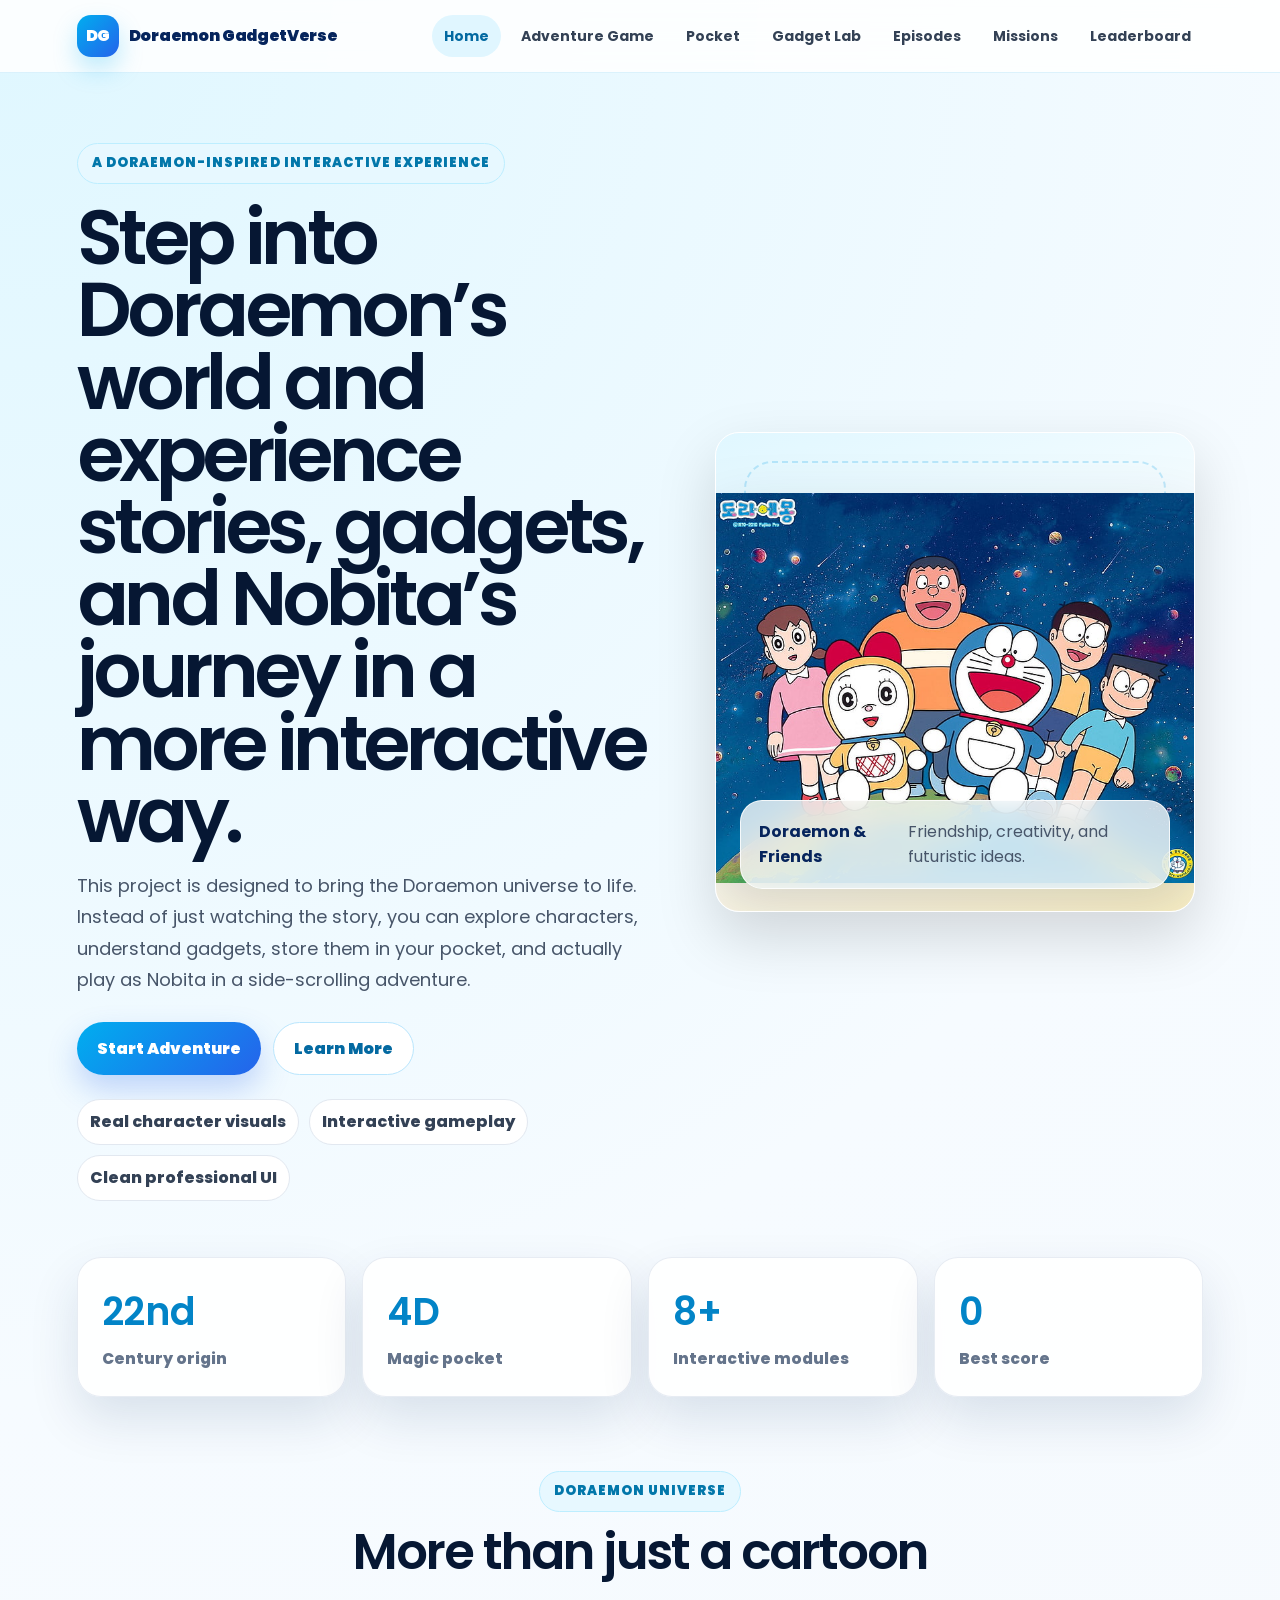
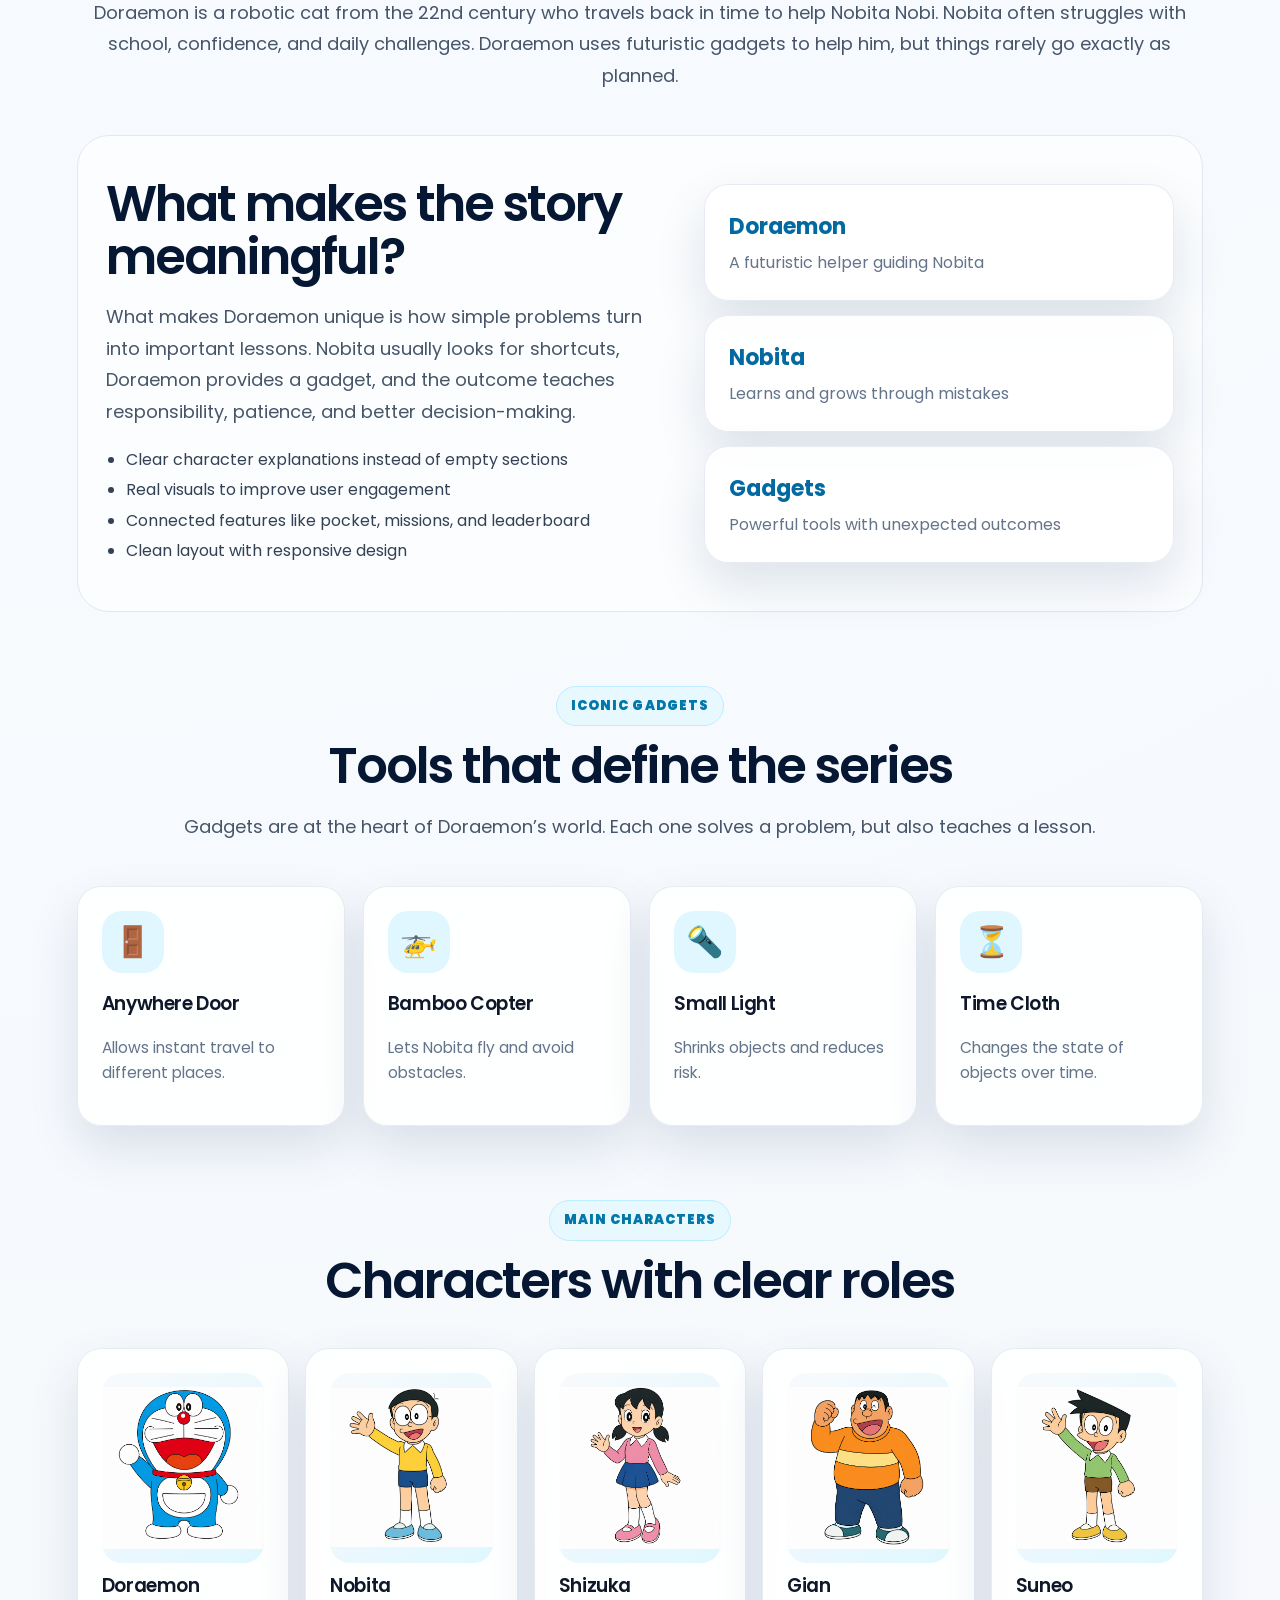
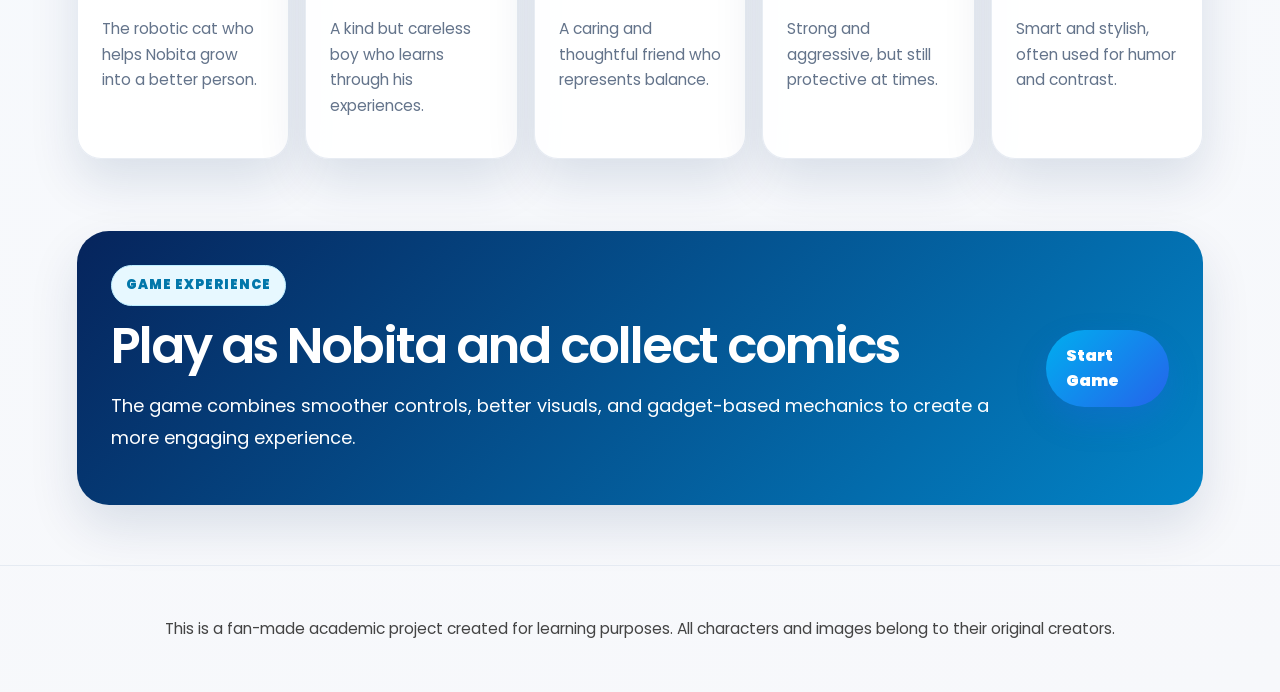
<file: index.html>
<!doctype html>
<html lang="en">
<head>
  <meta charset="UTF-8" />
  <meta name="viewport" content="width=device-width, initial-scale=1.0"/>
  <title>Doraemon GadgetVerse</title>

  <!-- Google Font -->
  <link href="https://fonts.googleapis.com/css2?family=Poppins:wght@300;400;600;700&display=swap" rel="stylesheet">

  <link rel="stylesheet" href="css/style.css"/>

  <style>
    body {
      font-family: 'Poppins', sans-serif;
      line-height: 1.6;
    }

    h1, h2, h3 {
      font-weight: 600;
      letter-spacing: -0.4px;
    }

    p {
      color: #444;
      font-size: 15.5px;
    }

    .hero-art {
      display: flex;
      justify-content: center;
      align-items: center;
    }

    .image-card {
      position: relative;
      width: 100%;
      max-width: 480px;
      border-radius: 24px;
      overflow: hidden;
      box-shadow: 0 25px 60px rgba(0, 0, 0, 0.15);
    }

    .image-card img {
      width: 100%;
      height: 100%;
      object-fit: cover;
      transition: transform 0.4s ease;
    }

    .image-card:hover img {
      transform: scale(1.05);
    }
  </style>
</head>

<body>

<header class="navbar">
  <a class="brand" href="index.html">
    <span class="brand-badge">DG</span>
    <span>Doraemon GadgetVerse</span>
  </a>

  <button id="menuBtn" class="menu-btn">☰</button>

  <nav id="navLinks">
    <a href="index.html">Home</a>
    <a href="game.html">Adventure Game</a>
    <a href="pocket.html">Pocket</a>
    <a href="lab.html">Gadget Lab</a>
    <a href="episodes.html">Episodes</a>
    <a href="missions.html">Missions</a>
    <a href="leaderboard.html">Leaderboard</a>
  </nav>
</header>

<main>

<!-- HERO -->
<section class="hero pro-hero">
  <div class="hero-copy">
    <span class="pill">A Doraemon-inspired interactive experience</span>

    <h1>
      Step into Doraemon’s world and experience stories, gadgets,
      and Nobita’s journey in a more interactive way.
    </h1>

    <p>
      This project is designed to bring the Doraemon universe to life.
      Instead of just watching the story, you can explore characters,
      understand gadgets, store them in your pocket, and actually
      play as Nobita in a side-scrolling adventure.
    </p>

    <div class="hero-actions">
      <a class="btn primary" href="game.html">Start Adventure</a>
      <a class="btn ghost" href="#world">Learn More</a>
    </div>

    <div class="hero-mini">
      <span>Real character visuals</span>
      <span>Interactive gameplay</span>
      <span>Clean professional UI</span>
    </div>
  </div>

  <div class="hero-art">
    <div class="image-card">
      <img src="dg.jpg" alt="Doraemon and Nobita">
      <div class="glass-caption">
        <strong>Doraemon & Friends</strong>
        <span>Friendship, creativity, and futuristic ideas.</span>
      </div>
    </div>
  </div>
</section>

<!-- STATS -->
<section class="dashboard-strip">
  <article><h3>22nd</h3><p>Century origin</p></article>
  <article><h3>4D</h3><p>Magic pocket</p></article>
  <article><h3>8+</h3><p>Interactive modules</p></article>
  <article><h3 id="statBest">0</h3><p>Best score</p></article>
</section>

<!-- INTRO -->
<section class="section-head" id="world">
  <span class="pill">Doraemon Universe</span>
  <h2>More than just a cartoon</h2>
  <p>
    Doraemon is a robotic cat from the 22nd century who travels
    back in time to help Nobita Nobi. Nobita often struggles with
    school, confidence, and daily challenges. Doraemon uses futuristic
    gadgets to help him, but things rarely go exactly as planned.
  </p>
</section>

<!-- STORY -->
<section class="split-panel">
  <div>
    <h2>What makes the story meaningful?</h2>
    <p>
      What makes Doraemon unique is how simple problems turn into
      important lessons. Nobita usually looks for shortcuts,
      Doraemon provides a gadget, and the outcome teaches responsibility,
      patience, and better decision-making.
    </p>

    <ul class="check-list">
      <li>Clear character explanations instead of empty sections</li>
      <li>Real visuals to improve user engagement</li>
      <li>Connected features like pocket, missions, and leaderboard</li>
      <li>Clean layout with responsive design</li>
    </ul>
  </div>

  <div class="info-stack">
    <div><b>Doraemon</b><span>A futuristic helper guiding Nobita</span></div>
    <div><b>Nobita</b><span>Learns and grows through mistakes</span></div>
    <div><b>Gadgets</b><span>Powerful tools with unexpected outcomes</span></div>
  </div>
</section>

<!-- GADGETS -->
<section class="section-head">
  <span class="pill">Iconic gadgets</span>
  <h2>Tools that define the series</h2>
  <p>
    Gadgets are at the heart of Doraemon’s world. Each one solves a problem,
    but also teaches a lesson.
  </p>
</section>

<section class="feature-grid detailed">
  <article class="feature-card">
    <div class="icon-bubble">🚪</div>
    <h3>Anywhere Door</h3>
    <p>Allows instant travel to different places.</p>
  </article>

  <article class="feature-card">
    <div class="icon-bubble">🚁</div>
    <h3>Bamboo Copter</h3>
    <p>Lets Nobita fly and avoid obstacles.</p>
  </article>

  <article class="feature-card">
    <div class="icon-bubble">🔦</div>
    <h3>Small Light</h3>
    <p>Shrinks objects and reduces risk.</p>
  </article>

  <article class="feature-card">
    <div class="icon-bubble">⏳</div>
    <h3>Time Cloth</h3>
    <p>Changes the state of objects over time.</p>
  </article>
</section>

<!-- CHARACTERS -->
<section class="section-head">
  <span class="pill">Main characters</span>
  <h2>Characters with clear roles</h2>
</section>

<section class="character-grid">
  <article>
    <img src="doraemon.png" alt="Doraemon">
    <h3>Doraemon</h3>
    <p>The robotic cat who helps Nobita grow into a better person.</p>
  </article>

  <article>
    <img src="nobita.png" alt="Nobita">
    <h3>Nobita</h3>
    <p>A kind but careless boy who learns through his experiences.</p>
  </article>

  <article>
    <img src="shizuka.png" alt="">
    <h3>Shizuka</h3>
    <p>A caring and thoughtful friend who represents balance.</p>
  </article>

  <article>
    <img src="gian.png" alt="">
    <h3>Gian</h3>
    <p>Strong and aggressive, but still protective at times.</p>
  </article>

  <article>
    <img src="sunio.png" alt="">
    <h3>Suneo</h3>
    <p>Smart and stylish, often used for humor and contrast.</p>
  </article>
</section>

<!-- CTA -->
<section class="cta-panel">
  <div>
    <span class="pill">Game Experience</span>
    <h2>Play as Nobita and collect comics</h2>
    <p>
      The game combines smoother controls, better visuals, and gadget-based
      mechanics to create a more engaging experience.
    </p>
  </div>

  <a class="btn primary" href="game.html">Start Game</a>
</section>

</main>

<footer>
  <p>
    This is a fan-made academic project created for learning purposes.
    All characters and images belong to their original creators.
  </p>
</footer>

<script src="js/storage.js"></script>
<script src="js/app.js"></script>

</body>
</html>
</file>
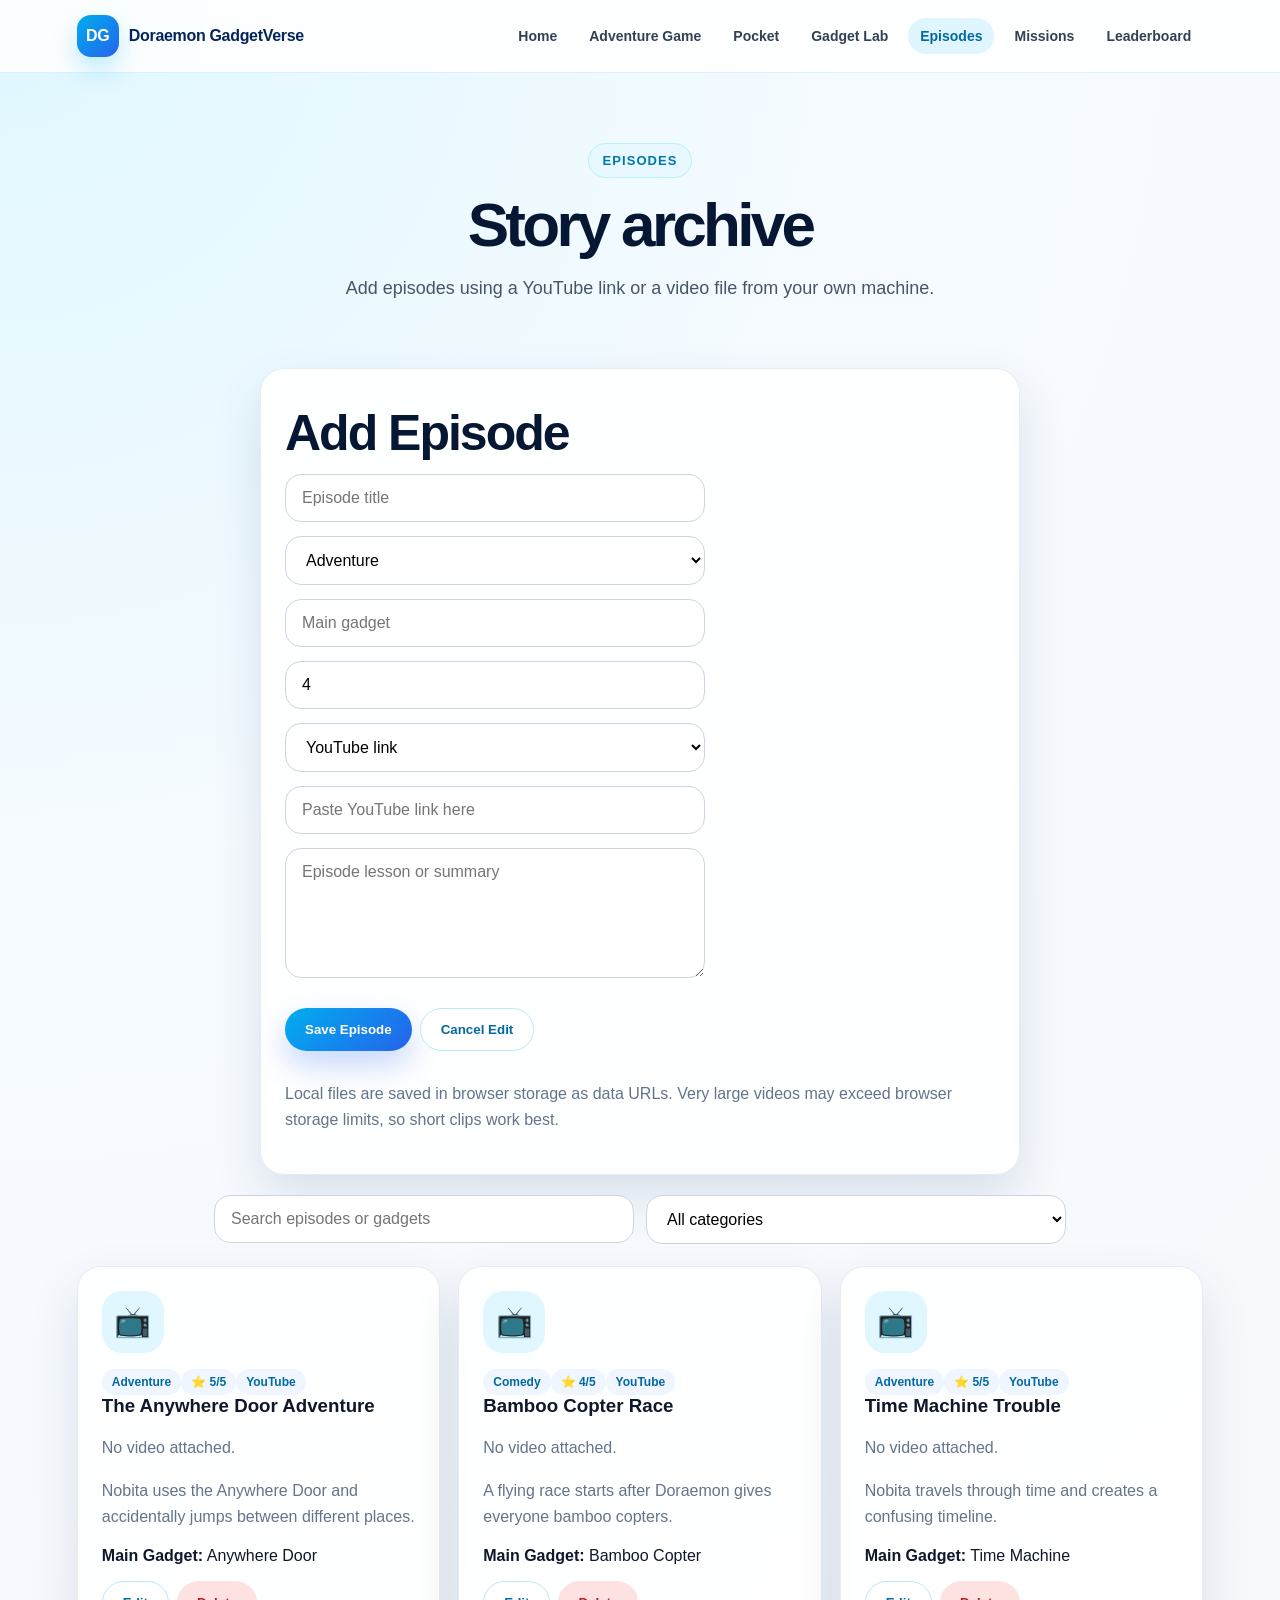
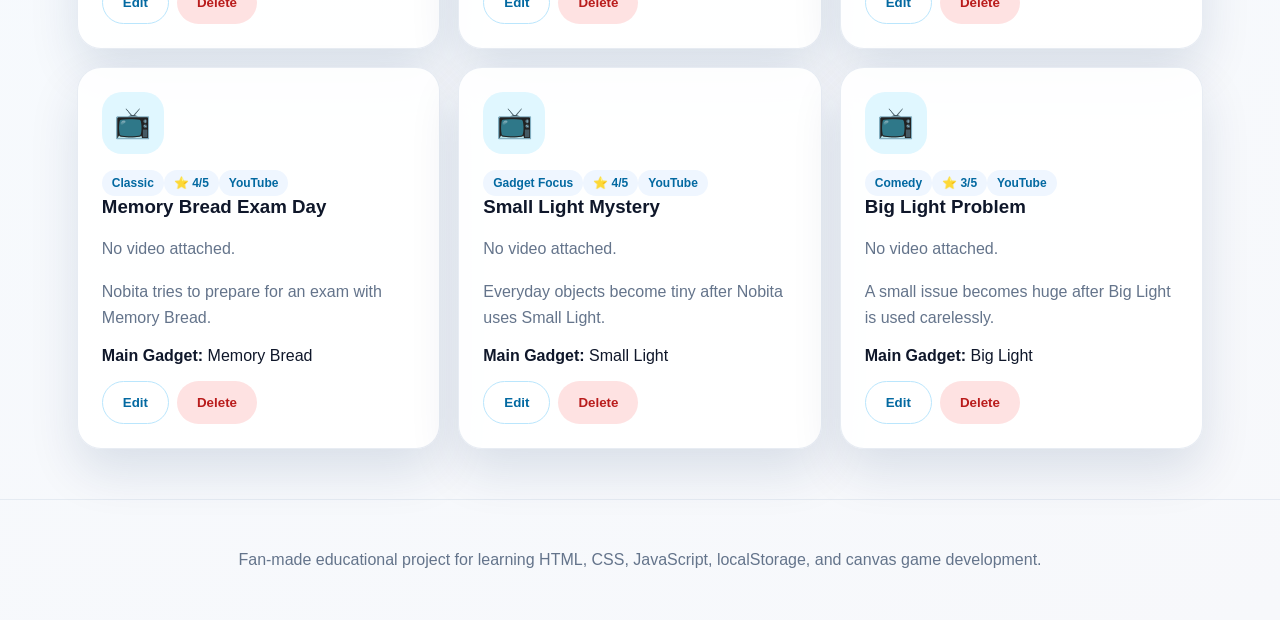
<file: episodes.html>
<!doctype html>
<html lang="en">
  <head>
    <meta charset="UTF-8" />
    <meta name="viewport" content="width=device-width, initial-scale=1.0" />
    <title>Episodes | Doraemon GadgetVerse</title>
    <link rel="stylesheet" href="css/style.css" />
  </head>
  <body>
    <header class="navbar">
      <a class="brand" href="index.html"
        ><span class="brand-badge">DG</span><span>Doraemon GadgetVerse</span></a
      ><button class="menu-btn" id="menuBtn">☰</button>
      <nav id="navLinks">
        <a href="index.html">Home</a><a href="game.html">Adventure Game</a
        ><a href="pocket.html">Pocket</a><a href="lab.html">Gadget Lab</a
        ><a href="episodes.html">Episodes</a><a href="missions.html">Missions</a
        ><a href="leaderboard.html">Leaderboard</a>
      </nav>
    </header>
    <main>
      <section class="page-hero compact">
        <span class="pill">Episodes</span>
        <h1>Story archive</h1>
        <p>
          Add episodes using a YouTube link or a video file from your own
          machine.
        </p>
      </section>
      <section class="form-panel">
        <h2 id="episodeFormTitle">Add Episode</h2>
        <form id="episodeForm" class="pro-form">
          <input type="hidden" id="episodeId" /><input
            id="episodeTitle"
            placeholder="Episode title"
            required
          /><select id="episodeCategory">
            <option>Adventure</option>
            <option>Comedy</option>
            <option>Lesson</option>
            <option>Classic</option>
            <option>Gadget Focus</option></select
          ><input id="episodeGadget" placeholder="Main gadget" required /><input
            id="episodeRating"
            type="number"
            min="1"
            max="5"
            value="4"
          /><select id="episodeSourceType">
            <option value="youtube">YouTube link</option>
            <option value="local">Local video file</option></select
          ><input
            id="episodeYoutube"
            placeholder="Paste YouTube link here"
          /><input id="episodeFile" type="file" accept="video/*" /><textarea
            id="episodeDesc"
            placeholder="Episode lesson or summary"
            required
          ></textarea>
          <div class="card-actions">
            <button class="btn primary" type="submit">Save Episode</button
            ><button class="btn ghost" id="cancelEdit" type="button">
              Cancel Edit
            </button>
          </div>
          <p class="muted">
            Local files are saved in browser storage as data URLs. Very large
            videos may exceed browser storage limits, so short clips work best.
          </p>
        </form>
      </section>
      <section class="toolbar">
        <input
          id="episodeSearch"
          placeholder="Search episodes or gadgets"
        /><select id="episodeFilter">
          <option value="all">All categories</option>
          <option>Adventure</option>
          <option>Comedy</option>
          <option>Lesson</option>
          <option>Classic</option>
          <option>Gadget Focus</option>
        </select>
      </section>
      <section class="card-grid" id="episodeGrid"></section>
    </main>
    <footer>
      <p>
        Fan-made educational project for learning HTML, CSS, JavaScript,
        localStorage, and canvas game development.
      </p>
    </footer>
    <script src="js/storage.js"></script>
    <script src="js/episodes.js"></script>
    <script src="js/app.js"></script>
  </body>
</html>
</file>
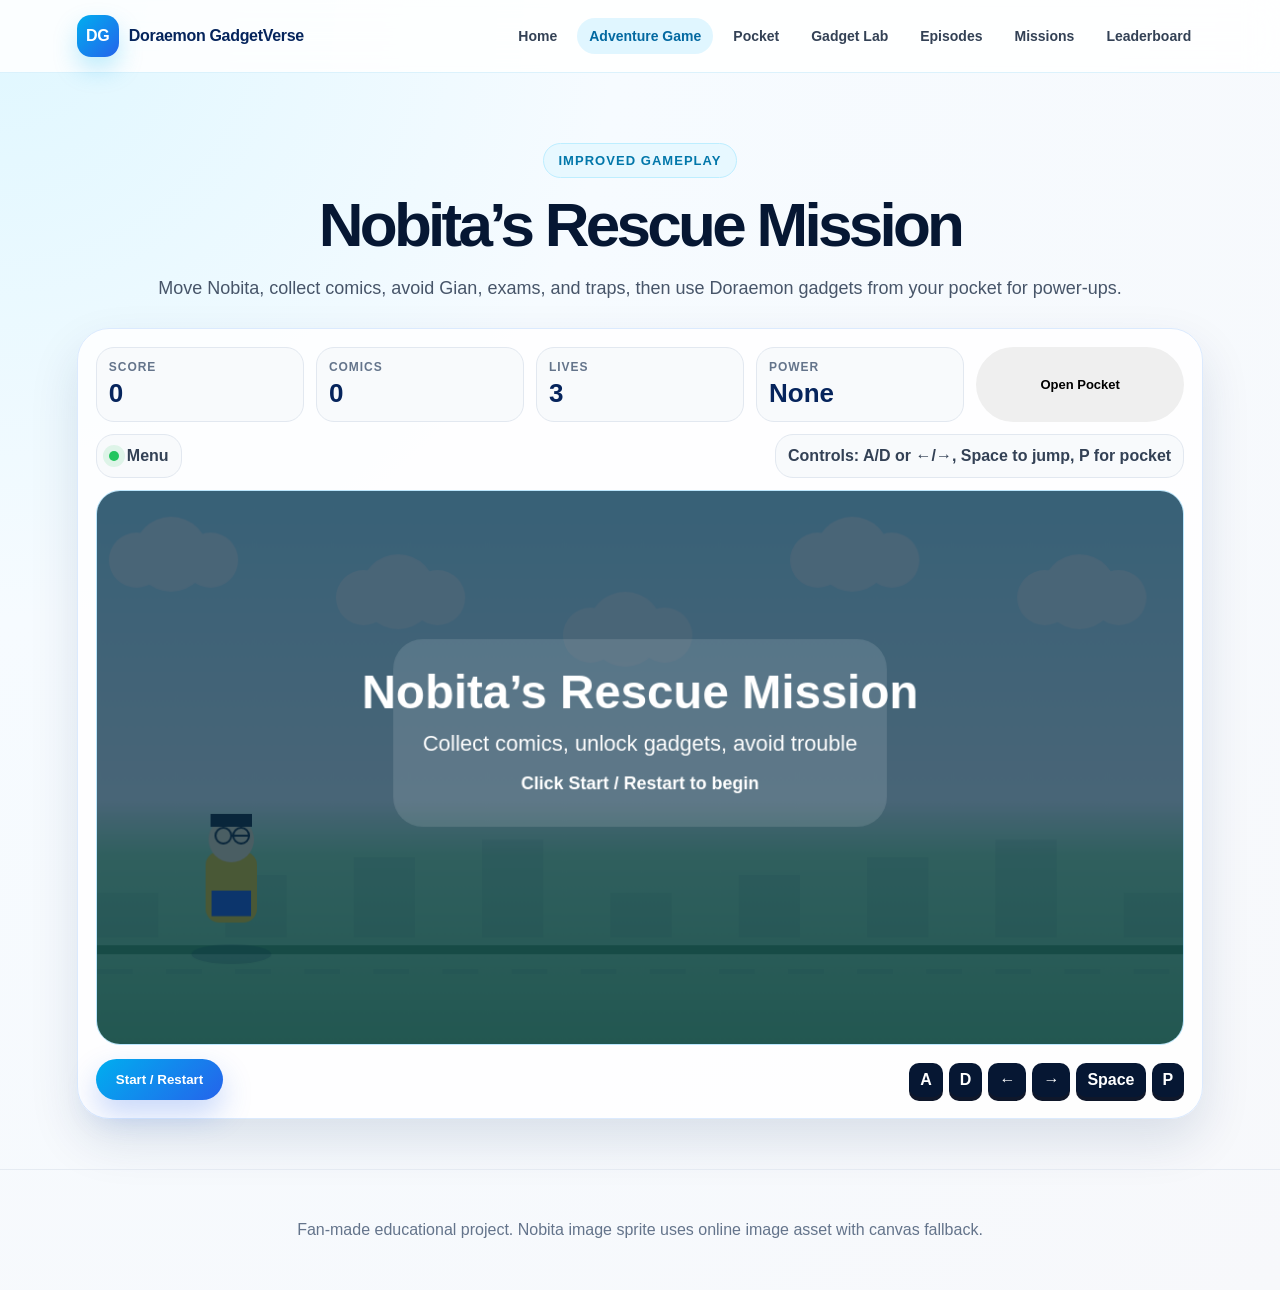
<file: game.html>
<!doctype html>
<html lang="en">
  <head>
    <meta charset="UTF-8" />
    <meta name="viewport" content="width=device-width, initial-scale=1.0" />
    <title>Adventure Game | Doraemon GadgetVerse</title>
    <link rel="stylesheet" href="css/style.css" />
    <link rel="stylesheet" href="css/game.css" />
  </head>
  <body>
    <header class="navbar">
      <a class="brand" href="index.html"
        ><span class="brand-badge">DG</span><span>Doraemon GadgetVerse</span></a
      ><button class="menu-btn" id="menuBtn">☰</button>
      <nav id="navLinks">
        <a href="index.html">Home</a><a href="game.html">Adventure Game</a
        ><a href="pocket.html">Pocket</a><a href="lab.html">Gadget Lab</a
        ><a href="episodes.html">Episodes</a><a href="missions.html">Missions</a
        ><a href="leaderboard.html">Leaderboard</a>
      </nav>
    </header>
    <main>
      <section class="page-hero compact game-hero">
        <span class="pill">Improved Gameplay</span>
        <h1>Nobita’s Rescue Mission</h1>
        <p>
          Move Nobita, collect comics, avoid Gian, exams, and traps, then use
          Doraemon gadgets from your pocket for power-ups.
        </p>
      </section>
      <section class="game-wrap">
        <div class="game-hud">
          <div><span>Score</span><strong id="score">0</strong></div>
          <div><span>Comics</span><strong id="comics">0</strong></div>
          <div><span>Lives</span><strong id="lives">3</strong></div>
          <div><span>Power</span><strong id="power">None</strong></div>
          <button class="btn mini" id="openPocket">Open Pocket</button>
        </div>
        <div class="game-status-bar">
          <span class="game-status-pill"
            ><span class="status-dot"></span
            ><span id="gameStateLabel">Menu</span></span
          ><span class="game-status-pill"
            >Controls: A/D or ←/→, Space to jump, P for pocket</span
          >
        </div>
        <canvas id="gameCanvas" width="1100" height="560"></canvas>
        <div class="game-actions">
          <button class="btn primary" id="startGame">Start / Restart</button>
          <div class="game-tip-row">
            <span class="keycap">A</span><span class="keycap">D</span
            ><span class="keycap">←</span><span class="keycap">→</span
            ><span class="keycap">Space</span><span class="keycap">P</span>
          </div>
        </div>
      </section>
    </main>
    <div class="modal-backdrop hidden" id="pocketModal">
      <div class="modal">
        <button class="modal-close" id="closePocket">×</button
        ><span class="pill">Use in game</span>
        <h2>Doraemon Pocket</h2>
        <p class="muted">
          Click a gadget to activate it. Uses reduce automatically.
        </p>
        <div class="card-grid small" id="gamePocketGrid"></div>
      </div>
    </div>
    <footer>
      <p>
        Fan-made educational project. Nobita image sprite uses online image
        asset with canvas fallback.
      </p>
    </footer>
    <script>
      window.NOBITA_SPRITE =
        "https://www.pngitem.com/pimgs/m/204-2047786_doraemon-png-nobita-transparent-png.png";
    </script>
    <script src="js/storage.js"></script>
    <script src="js/gadgets.js"></script>
    <script src="js/game.js"></script>
    <script src="js/app.js"></script>
  </body>
</html>
</file>
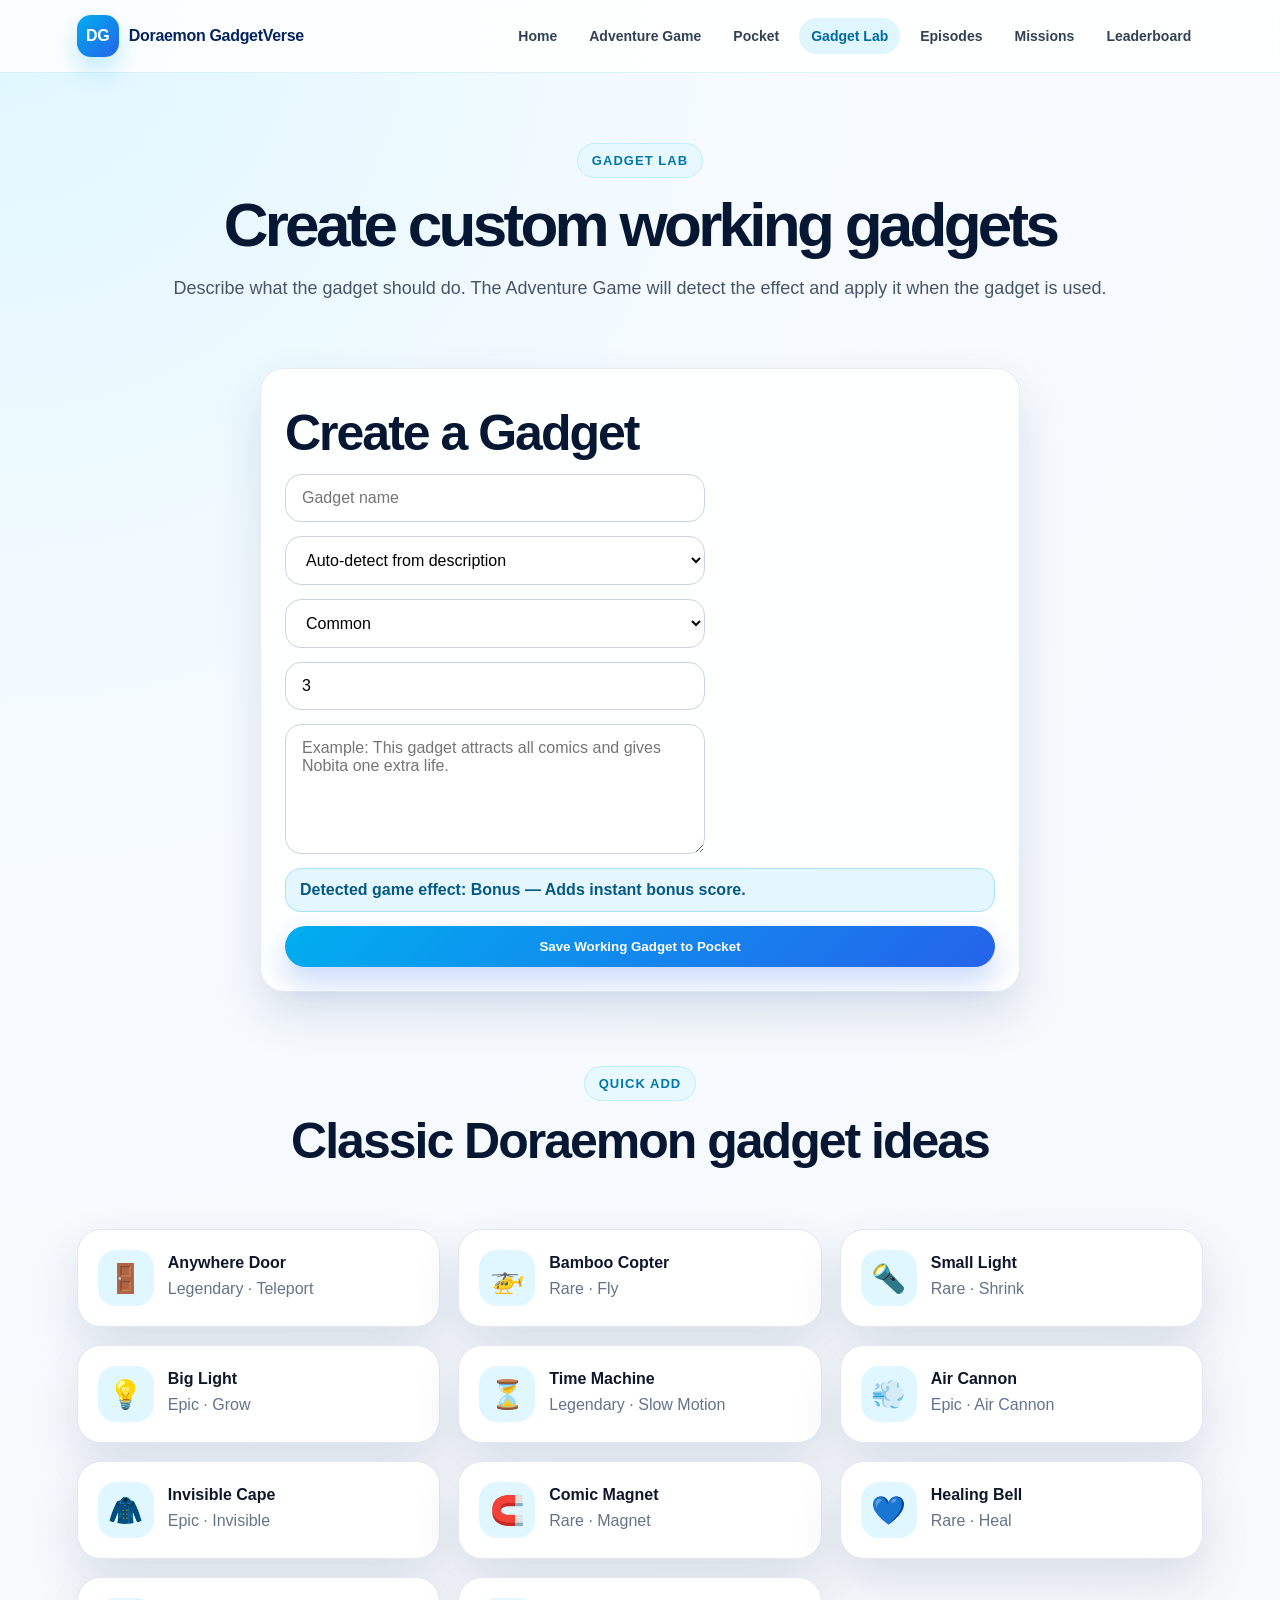
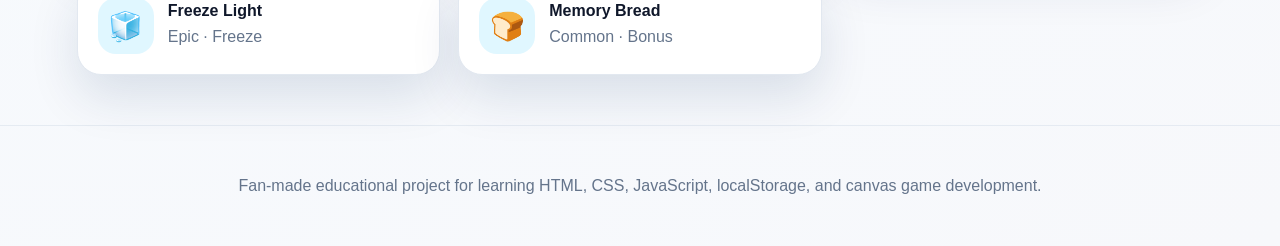
<file: lab.html>
<!doctype html>
<html lang="en">
  <head>
    <meta charset="UTF-8" />
    <meta name="viewport" content="width=device-width, initial-scale=1.0" />
    <title>Gadget Lab | Doraemon GadgetVerse</title>
    <link rel="stylesheet" href="css/style.css" />
  </head>
  <body>
    <header class="navbar">
      <a class="brand" href="index.html"
        ><span class="brand-badge">DG</span><span>Doraemon GadgetVerse</span></a
      ><button class="menu-btn" id="menuBtn">☰</button>
      <nav id="navLinks">
        <a href="index.html">Home</a><a href="game.html">Adventure Game</a
        ><a href="pocket.html">Pocket</a><a href="lab.html">Gadget Lab</a
        ><a href="episodes.html">Episodes</a><a href="missions.html">Missions</a
        ><a href="leaderboard.html">Leaderboard</a>
      </nav>
    </header>
    <main>
      <section class="page-hero compact">
        <span class="pill">Gadget Lab</span>
        <h1>Create custom working gadgets</h1>
        <p>
          Describe what the gadget should do. The Adventure Game will detect the
          effect and apply it when the gadget is used.
        </p>
      </section>
      <section class="form-panel">
        <h2>Create a Gadget</h2>
        <form id="gadgetForm" class="pro-form">
          <input id="gadgetName" placeholder="Gadget name" required /><select
            id="gadgetType"
          >
            <option value="auto">Auto-detect from description</option>
            <option value="teleport">Teleport / jump forward</option>
            <option value="fly">Fly</option>
            <option value="shrink">Shrink</option>
            <option value="grow">Grow / smash obstacles</option>
            <option value="slow">Slow time</option>
            <option value="blast">Blast obstacle</option>
            <option value="invisible">Invisible / shield</option>
            <option value="magnet">Magnet comics</option>
            <option value="heal">Heal / extra life</option>
            <option value="freeze">Freeze enemies</option>
            <option value="bonus">Bonus score</option></select
          ><select id="gadgetRarity">
            <option>Common</option>
            <option>Rare</option>
            <option>Epic</option>
            <option>Legendary</option></select
          ><input
            id="gadgetUses"
            type="number"
            min="1"
            max="9"
            value="3"
          /><textarea
            id="gadgetDesc"
            placeholder="Example: This gadget attracts all comics and gives Nobita one extra life."
            required
          ></textarea>
          <div class="effect-preview" id="effectPreview">
            Effect preview will appear here.
          </div>
          <button class="btn primary" type="submit">
            Save Working Gadget to Pocket
          </button>
        </form>
      </section>
      <section class="section-head">
        <span class="pill">Quick add</span>
        <h2>Classic Doraemon gadget ideas</h2>
      </section>
      <section class="card-grid" id="suggestionList"></section>
    </main>
    <footer>
      <p>
        Fan-made educational project for learning HTML, CSS, JavaScript,
        localStorage, and canvas game development.
      </p>
    </footer>
    <script src="js/storage.js"></script>
    <script src="js/gadgets.js"></script>
    <script src="js/lab.js"></script>
    <script src="js/app.js"></script>
  </body>
</html>
</file>
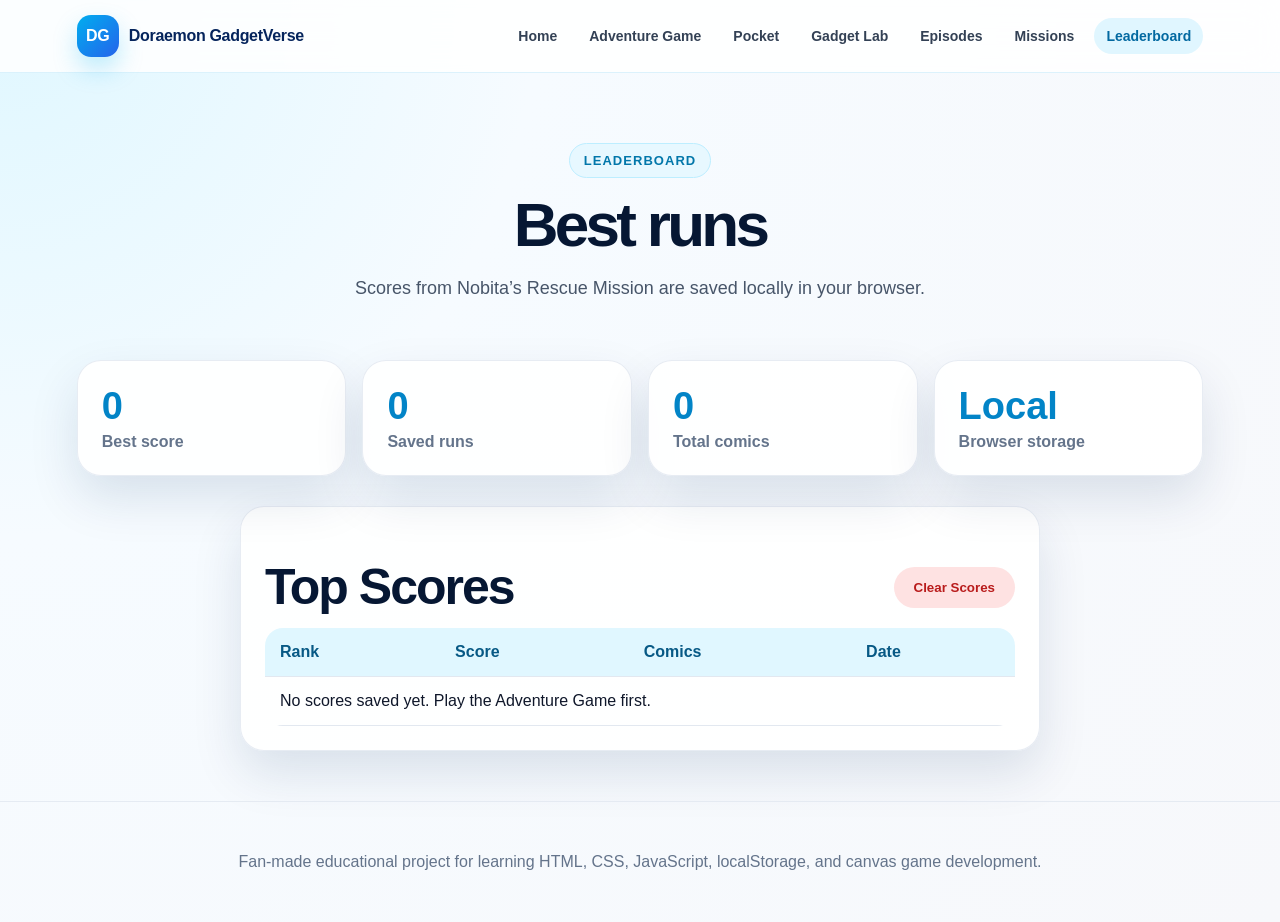
<file: leaderboard.html>
<!doctype html>
<html lang="en">
  <head>
    <meta charset="UTF-8" />
    <meta name="viewport" content="width=device-width, initial-scale=1.0" />
    <title>Leaderboard | Doraemon GadgetVerse</title>
    <link rel="stylesheet" href="css/style.css" />
  </head>
  <body>
    <header class="navbar">
      <a class="brand" href="index.html"
        ><span class="brand-badge">DG</span><span>Doraemon GadgetVerse</span></a
      ><button class="menu-btn" id="menuBtn">☰</button>
      <nav id="navLinks">
        <a href="index.html">Home</a><a href="game.html">Adventure Game</a
        ><a href="pocket.html">Pocket</a><a href="lab.html">Gadget Lab</a
        ><a href="episodes.html">Episodes</a><a href="missions.html">Missions</a
        ><a href="leaderboard.html">Leaderboard</a>
      </nav>
    </header>
    <main>
      <section class="page-hero compact">
        <span class="pill">Leaderboard</span>
        <h1>Best runs</h1>
        <p>
          Scores from Nobita’s Rescue Mission are saved locally in your browser.
        </p>
      </section>
      <section class="dashboard-strip">
        <article>
          <h3 id="bestScore">0</h3>
          <p>Best score</p>
        </article>
        <article>
          <h3 id="savedRuns">0</h3>
          <p>Saved runs</p>
        </article>
        <article>
          <h3 id="totalComics">0</h3>
          <p>Total comics</p>
        </article>
        <article>
          <h3>Local</h3>
          <p>Browser storage</p>
        </article>
      </section>
      <section class="score-panel">
        <div
          class="card-actions"
          style="justify-content: space-between; align-items: center"
        >
          <h2>Top Scores</h2>
          <button class="btn danger" id="clearScores">Clear Scores</button>
        </div>
        <table class="score-table">
          <thead>
            <tr>
              <th>Rank</th>
              <th>Score</th>
              <th>Comics</th>
              <th>Date</th>
            </tr>
          </thead>
          <tbody id="scoreTable"></tbody>
        </table>
      </section>
    </main>
    <footer>
      <p>
        Fan-made educational project for learning HTML, CSS, JavaScript,
        localStorage, and canvas game development.
      </p>
    </footer>
    <script src="js/storage.js"></script>
    <script src="js/leaderboard.js"></script>
    <script src="js/app.js"></script>
  </body>
</html>
</file>
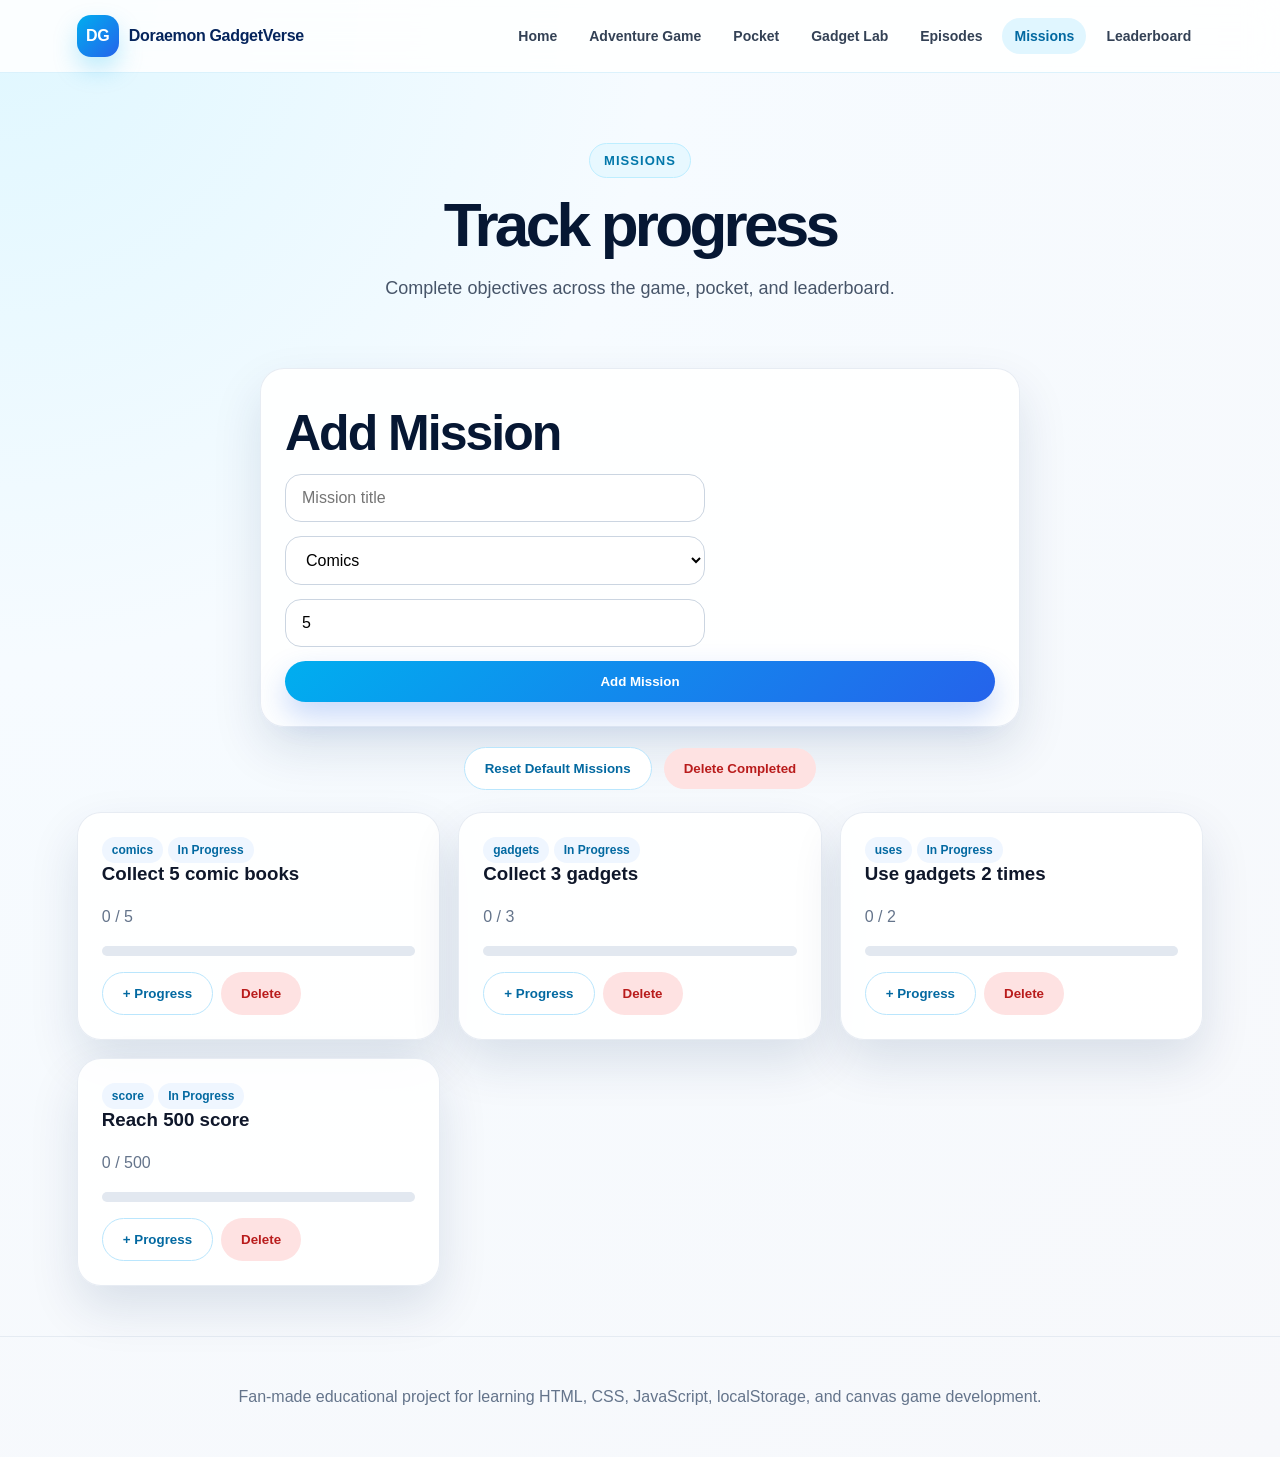
<file: missions.html>
<!doctype html>
<html lang="en">
  <head>
    <meta charset="UTF-8" />
    <meta name="viewport" content="width=device-width, initial-scale=1.0" />
    <title>Missions | Doraemon GadgetVerse</title>
    <link rel="stylesheet" href="css/style.css" />
  </head>
  <body>
    <header class="navbar">
      <a class="brand" href="index.html"
        ><span class="brand-badge">DG</span><span>Doraemon GadgetVerse</span></a
      ><button class="menu-btn" id="menuBtn">☰</button>
      <nav id="navLinks">
        <a href="index.html">Home</a><a href="game.html">Adventure Game</a
        ><a href="pocket.html">Pocket</a><a href="lab.html">Gadget Lab</a
        ><a href="episodes.html">Episodes</a><a href="missions.html">Missions</a
        ><a href="leaderboard.html">Leaderboard</a>
      </nav>
    </header>
    <main>
      <section class="page-hero compact">
        <span class="pill">Missions</span>
        <h1>Track progress</h1>
        <p>Complete objectives across the game, pocket, and leaderboard.</p>
      </section>
      <section class="form-panel">
        <h2>Add Mission</h2>
        <form id="missionForm" class="pro-form">
          <input
            id="missionTitle"
            placeholder="Mission title"
            required
          /><select id="missionType">
            <option value="comics">Comics</option>
            <option value="gadgets">Gadgets</option>
            <option value="uses">Uses</option>
            <option value="score">Score</option></select
          ><input id="missionTarget" type="number" min="1" value="5" /><button
            class="btn primary"
            type="submit"
          >
            Add Mission
          </button>
        </form>
      </section>
      <section class="toolbar">
        <button class="btn ghost" id="resetMissions">
          Reset Default Missions</button
        ><button class="btn danger" id="deleteCompleted">
          Delete Completed
        </button>
      </section>
      <section class="card-grid" id="missionList"></section>
    </main>
    <footer>
      <p>
        Fan-made educational project for learning HTML, CSS, JavaScript,
        localStorage, and canvas game development.
      </p>
    </footer>
    <script src="js/storage.js"></script>
    <script src="js/missions.js"></script>
    <script src="js/app.js"></script>
  </body>
</html>
</file>
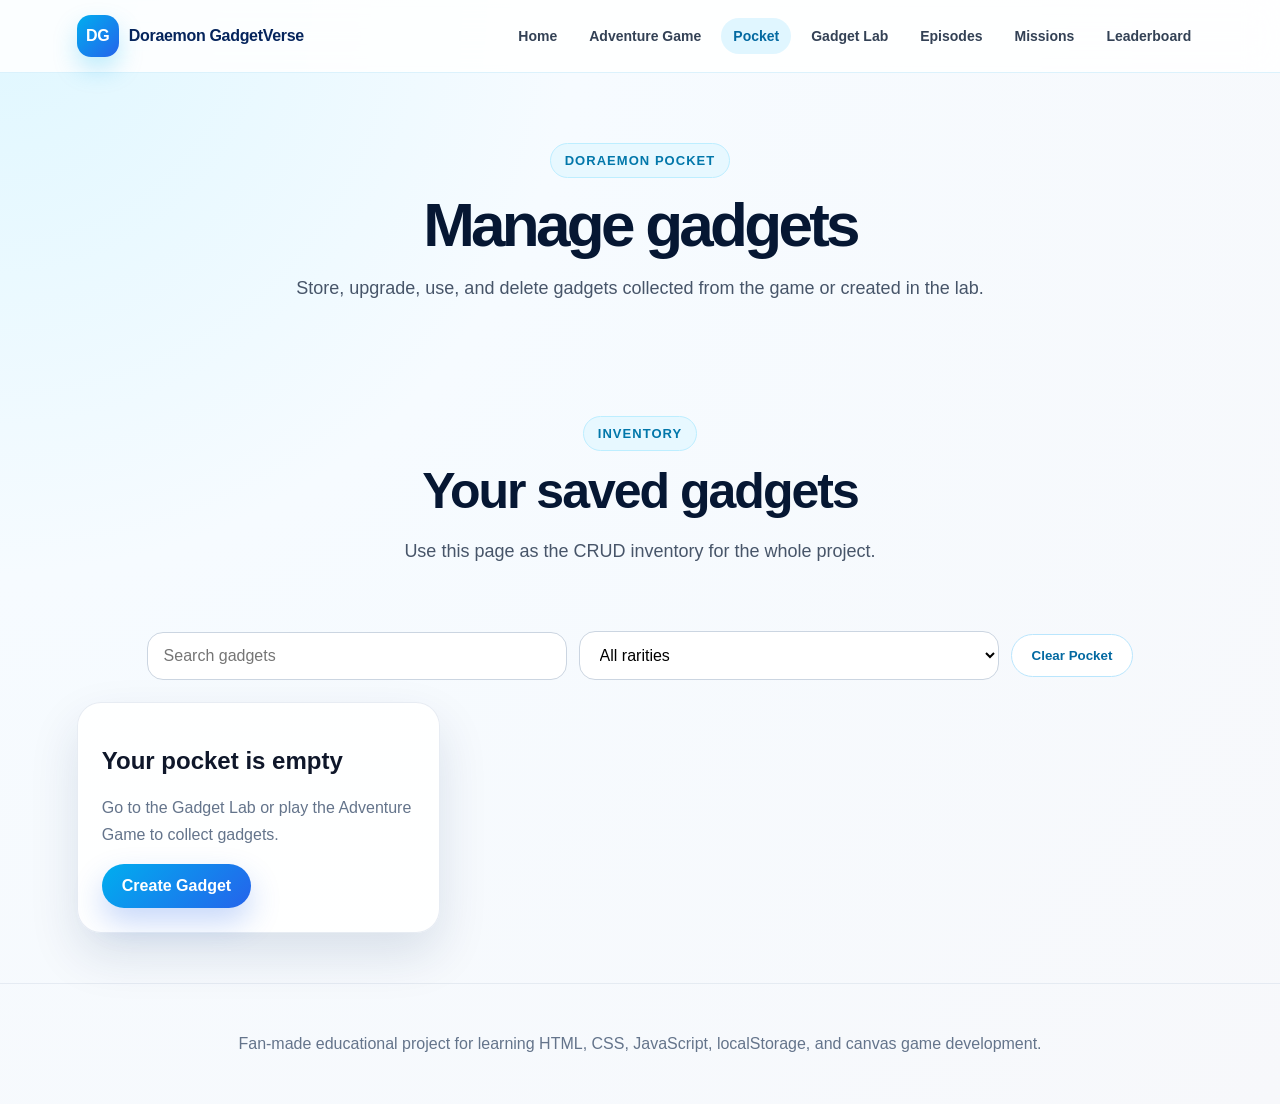
<file: pocket.html>
<!doctype html>
<html lang="en">
  <head>
    <meta charset="UTF-8" />
    <meta name="viewport" content="width=device-width, initial-scale=1.0" />
    <title>Doraemon Pocket | Doraemon GadgetVerse</title>
    <link rel="stylesheet" href="css/style.css" />
  </head>
  <body>
    <header class="navbar">
      <a class="brand" href="index.html"
        ><span class="brand-badge">DG</span><span>Doraemon GadgetVerse</span></a
      ><button class="menu-btn" id="menuBtn">☰</button>
      <nav id="navLinks">
        <a href="index.html">Home</a><a href="game.html">Adventure Game</a
        ><a href="pocket.html">Pocket</a><a href="lab.html">Gadget Lab</a
        ><a href="episodes.html">Episodes</a><a href="missions.html">Missions</a
        ><a href="leaderboard.html">Leaderboard</a>
      </nav>
    </header>
    <main>
      <section class="page-hero compact">
        <span class="pill">Doraemon Pocket</span>
        <h1>Manage gadgets</h1>
        <p>
          Store, upgrade, use, and delete gadgets collected from the game or
          created in the lab.
        </p>
      </section>
      <section class="section-head">
        <span class="pill">Inventory</span>
        <h2>Your saved gadgets</h2>
        <p>Use this page as the CRUD inventory for the whole project.</p>
      </section>
      <section class="toolbar">
        <input id="pocketSearch" placeholder="Search gadgets" /><select
          id="rarityFilter"
        >
          <option value="all">All rarities</option>
          <option>Common</option>
          <option>Rare</option>
          <option>Epic</option>
          <option>Legendary</option></select
        ><button class="btn ghost" id="clearPocket">Clear Pocket</button>
      </section>
      <section class="card-grid" id="pocketGrid"></section>
    </main>
    <footer>
      <p>
        Fan-made educational project for learning HTML, CSS, JavaScript,
        localStorage, and canvas game development.
      </p>
    </footer>
    <script src="js/storage.js"></script>
    <script src="js/gadgets.js"></script>
    <script src="js/pocket.js"></script>
    <script src="js/app.js"></script>
  </body>
</html>
</file>
<file: css/style.css>
:root {
  --blue: #00aeef;
  --deep: #05245c;
  --navy: #061733;
  --yellow: #ffd43b;
  --red: #f05252;
  --bg: #f4f8fc;
  --card: #fff;
  --muted: #64748b;
  --line: #dbeafe;
  --shadow: 0 22px 50px rgba(7, 45, 91, 0.12);
  --radius: 24px;
}
* {
  box-sizing: border-box;
}
html {
  scroll-behavior: smooth;
}
body {
  margin: 0;
  font-family:
    Inter,
    Segoe UI,
    Arial,
    sans-serif;
  background: radial-gradient(
    circle at top left,
    #dff7ff 0,
    #f6fbff 34%,
    #f7f8fb 100%
  );
  color: #0f172a;
}
a {
  text-decoration: none;
  color: inherit;
}
img {
  max-width: 100%;
  display: block;
}
.navbar {
  position: sticky;
  top: 0;
  z-index: 50;
  display: flex;
  align-items: center;
  justify-content: space-between;
  padding: 15px 6%;
  background: rgba(255, 255, 255, 0.86);
  backdrop-filter: blur(16px);
  border-bottom: 1px solid rgba(14, 165, 233, 0.14);
}
.brand {
  display: flex;
  gap: 10px;
  align-items: center;
  font-weight: 900;
  color: var(--deep);
  letter-spacing: -0.02em;
}
.brand-badge {
  width: 42px;
  height: 42px;
  border-radius: 14px;
  background: linear-gradient(135deg, var(--blue), #2563eb);
  color: #fff;
  display: grid;
  place-items: center;
  box-shadow: 0 12px 25px rgba(0, 174, 239, 0.25);
}
nav {
  display: flex;
  gap: 8px;
  align-items: center;
  flex-wrap: wrap;
}
nav a {
  padding: 10px 12px;
  border-radius: 999px;
  color: #334155;
  font-weight: 700;
  font-size: 14px;
}
nav a:hover,
nav a.active {
  background: #e0f6ff;
  color: #0369a1;
}
.menu-btn {
  display: none;
  border: 0;
  background: var(--deep);
  color: #fff;
  border-radius: 12px;
  padding: 10px 12px;
}
.hero,
.page-hero,
.section-head,
.split-panel,
.feature-grid,
.character-grid,
.dashboard-strip,
.cta-panel,
.game-wrap,
.toolbar,
.form-panel,
.score-panel,
.card-grid {
  width: min(1180px, 88vw);
  margin-inline: auto;
}
.pro-hero {
  display: grid;
  grid-template-columns: 1.08fr 0.92fr;
  gap: 46px;
  align-items: center;
  min-height: calc(100vh - 80px);
  padding: 70px 0 38px;
}
.hero-copy h1,
.page-hero h1 {
  font-size: clamp(38px, 6vw, 76px);
  line-height: 0.95;
  margin: 18px 0;
  color: #061733;
  letter-spacing: -0.06em;
}
.hero-copy p,
.page-hero p,
.section-head p,
.split-panel p,
.cta-panel p {
  font-size: 18px;
  line-height: 1.75;
  color: #475569;
}
.pill {
  display: inline-flex;
  align-items: center;
  gap: 8px;
  width: max-content;
  padding: 9px 14px;
  border-radius: 999px;
  background: #e7f8ff;
  color: #0277aa;
  border: 1px solid #bdeeff;
  font-weight: 900;
  font-size: 13px;
  text-transform: uppercase;
  letter-spacing: 0.08em;
}
.btn {
  display: inline-flex;
  align-items: center;
  justify-content: center;
  gap: 8px;
  border: 0;
  border-radius: 999px;
  padding: 13px 20px;
  font-weight: 900;
  cursor: pointer;
  transition: 0.2s;
}
.btn.primary {
  background: linear-gradient(135deg, var(--blue), #2563eb);
  color: #fff;
  box-shadow: 0 14px 30px rgba(37, 99, 235, 0.25);
}
.btn.ghost {
  background: #fff;
  color: #0369a1;
  border: 1px solid #bae6fd;
}
.btn.danger {
  background: #fee2e2;
  color: #b91c1c;
}
.btn.mini {
  padding: 9px 13px;
  font-size: 13px;
}
.btn:hover {
  transform: translateY(-2px);
}
.hero-actions {
  display: flex;
  gap: 12px;
  flex-wrap: wrap;
  margin-top: 26px;
}
.hero-mini {
  display: flex;
  gap: 10px;
  flex-wrap: wrap;
  margin-top: 24px;
}
.hero-mini span {
  background: #fff;
  border: 1px solid #e2e8f0;
  border-radius: 999px;
  padding: 9px 12px;
  font-weight: 800;
  color: #334155;
}
.hero-art {
  position: relative;
}
.image-card {
  position: relative;
  min-height: 480px;
  border-radius: 36px;
  background: linear-gradient(160deg, #e0f7ff, #fff 55%, #fff5c8);
  box-shadow: var(--shadow);
  overflow: hidden;
  border: 1px solid #fff;
}
.image-card:before {
  content: "";
  position: absolute;
  inset: 28px;
  border: 2px dashed rgba(14, 165, 233, 0.22);
  border-radius: 28px;
}
.image-card img {
  position: absolute;
  inset: auto 0 28px 0;
  margin: auto;
  max-height: 390px;
  object-fit: contain;
  filter: drop-shadow(0 24px 30px rgba(15, 23, 42, 0.18));
}
.glass-caption {
  position: absolute;
  left: 24px;
  right: 24px;
  bottom: 22px;
  background: rgba(255, 255, 255, 0.78);
  backdrop-filter: blur(15px);
  padding: 18px;
  border: 1px solid rgba(255, 255, 255, 0.8);
  border-radius: 22px;
  display: flex;
  justify-content: space-between;
  gap: 18px;
}
.glass-caption strong {
  color: #06245c;
}
.glass-caption span {
  color: #475569;
}
.dashboard-strip {
  display: grid;
  grid-template-columns: repeat(4, 1fr);
  gap: 16px;
  margin-top: 18px;
}
.dashboard-strip article,
.feature-card,
.character-grid article,
.info-stack div,
.form-panel,
.score-panel,
.gadget-card,
.episode-card,
.mission-card,
.empty-state {
  background: rgba(255, 255, 255, 0.9);
  border: 1px solid rgba(226, 232, 240, 0.8);
  box-shadow: var(--shadow);
  border-radius: var(--radius);
  padding: 24px;
}
.dashboard-strip h3 {
  font-size: 38px;
  margin: 0;
  color: #0284c7;
}
.dashboard-strip p {
  margin: 5px 0 0;
  color: #64748b;
  font-weight: 800;
}
.section-head {
  text-align: center;
  padding: 74px 0 26px;
}
.section-head .pill {
  margin: auto;
}
.section-head h2,
.split-panel h2,
.cta-panel h2,
.form-panel h2,
.score-panel h2 {
  font-size: clamp(30px, 4vw, 50px);
  line-height: 1.05;
  margin: 14px 0;
  color: #061733;
  letter-spacing: -0.04em;
}
.split-panel {
  display: grid;
  grid-template-columns: 1.1fr 0.9fr;
  gap: 24px;
  align-items: center;
  background: rgba(255, 255, 255, 0.62);
  border: 1px solid #e2e8f0;
  padding: 28px;
  border-radius: 32px;
}
.check-list {
  padding-left: 20px;
  color: #334155;
  line-height: 1.9;
}
.info-stack {
  display: grid;
  gap: 14px;
}
.info-stack div {
  display: flex;
  flex-direction: column;
  gap: 6px;
}
.info-stack b {
  font-size: 22px;
  color: #0369a1;
}
.info-stack span {
  color: #64748b;
}
.feature-grid {
  display: grid;
  grid-template-columns: repeat(4, 1fr);
  gap: 18px;
}
.feature-card {
  transition: 0.2s;
}
.feature-card:hover {
  transform: translateY(-6px);
}
.icon-bubble,
.gadget-icon {
  width: 62px;
  height: 62px;
  border-radius: 20px;
  background: #e0f7ff;
  display: grid;
  place-items: center;
  font-size: 30px;
  margin-bottom: 16px;
}
.feature-card h3,
.character-grid h3,
.gadget-card h3 {
  margin: 8px 0;
  color: #0f172a;
}
.feature-card p,
.character-grid p,
.muted {
  color: var(--muted);
  line-height: 1.65;
}
.character-grid {
  display: grid;
  grid-template-columns: repeat(5, 1fr);
  gap: 16px;
}
.character-grid img,
.avatar-fallback {
  height: 190px;
  width: 100%;
  object-fit: contain;
  background: linear-gradient(135deg, #f8fafc, #e0f7ff);
  border-radius: 20px;
}
.avatar-fallback {
  display: grid;
  place-items: center;
  font-size: 54px;
  font-weight: 900;
  color: #fff;
}
.pink {
  background: linear-gradient(135deg, #f9a8d4, #ec4899);
}
.orange {
  background: linear-gradient(135deg, #fdba74, #f97316);
}
.green {
  background: linear-gradient(135deg, #86efac, #16a34a);
}
.cta-panel {
  margin-top: 72px;
  margin-bottom: 60px;
  display: flex;
  align-items: center;
  justify-content: space-between;
  gap: 24px;
  padding: 34px;
  border-radius: 32px;
  background: linear-gradient(135deg, #06245c, #0284c7);
  color: #fff;
  box-shadow: var(--shadow);
}
.cta-panel h2,
.cta-panel p {
  color: #fff;
}
.page-hero {
  padding: 70px 0 20px;
  text-align: center;
}
.page-hero.compact h1 {
  font-size: clamp(36px, 5vw, 62px);
}
.page-hero .pill {
  margin: auto;
}
.toolbar {
  display: flex;
  gap: 12px;
  align-items: center;
  justify-content: center;
  flex-wrap: wrap;
  margin: 20px auto;
}
.toolbar input,
.toolbar select,
.pro-form input,
.pro-form select,
.pro-form textarea {
  width: min(420px, 100%);
  padding: 14px 16px;
  border-radius: 16px;
  border: 1px solid #cbd5e1;
  background: #fff;
  font: inherit;
}
.pro-form {
  display: grid;
  gap: 14px;
}
.pro-form textarea {
  min-height: 130px;
  resize: vertical;
}
.form-panel {
  max-width: 760px;
  margin-top: 26px;
}
.card-grid {
  display: grid;
  grid-template-columns: repeat(3, 1fr);
  gap: 18px;
  margin-top: 22px;
  margin-bottom: 50px;
}
.card-grid.small {
  width: 100%;
  grid-template-columns: repeat(2, 1fr);
}
.gadget-card .badges {
  display: flex;
  gap: 6px;
  flex-wrap: wrap;
}
.badge {
  display: inline-flex;
  padding: 6px 10px;
  background: #eff6ff;
  color: #0369a1;
  border-radius: 999px;
  font-weight: 800;
  font-size: 12px;
}
.badge.rare {
  background: #dcfce7;
  color: #15803d;
}
.badge.epic {
  background: #f3e8ff;
  color: #7e22ce;
}
.badge.legendary {
  background: #fef3c7;
  color: #a16207;
}
.card-actions {
  display: flex;
  gap: 8px;
  flex-wrap: wrap;
  margin-top: 16px;
}
.episode-card h3,
.mission-card h3 {
  margin-top: 0;
}
.progress {
  height: 10px;
  background: #e2e8f0;
  border-radius: 999px;
  overflow: hidden;
}
.progress span {
  display: block;
  height: 100%;
  background: linear-gradient(90deg, var(--blue), #2563eb);
}
.score-panel {
  max-width: 800px;
  margin-top: 30px;
}
#leaderboardList {
  display: grid;
  gap: 12px;
}
.score-row {
  display: flex;
  justify-content: space-between;
  gap: 10px;
  background: #f8fafc;
  border-radius: 16px;
  padding: 14px 16px;
}
footer {
  text-align: center;
  padding: 35px 6%;
  color: #64748b;
  border-top: 1px solid rgba(226, 232, 240, 0.8);
  margin-top: 50px;
}
.toast {
  position: fixed;
  right: 24px;
  bottom: 24px;
  background: #061733;
  color: #fff;
  padding: 14px 18px;
  border-radius: 16px;
  box-shadow: var(--shadow);
  opacity: 0;
  transform: translateY(10px);
  transition: 0.2s;
  z-index: 99;
}
.toast.show {
  opacity: 1;
  transform: translateY(0);
}
.modal-backdrop {
  position: fixed;
  inset: 0;
  background: rgba(2, 6, 23, 0.62);
  display: grid;
  place-items: center;
  z-index: 90;
  padding: 20px;
}
.hidden {
  display: none !important;
}
.modal {
  position: relative;
  background: #fff;
  border-radius: 28px;
  padding: 28px;
  max-width: 900px;
  width: 100%;
  max-height: 86vh;
  overflow: auto;
}
.modal-close {
  position: absolute;
  right: 18px;
  top: 18px;
  border: 0;
  background: #fee2e2;
  color: #991b1b;
  border-radius: 50%;
  width: 36px;
  height: 36px;
  font-size: 22px;
  cursor: pointer;
}
@media (max-width: 980px) {
  .pro-hero,
  .split-panel {
    grid-template-columns: 1fr;
  }
  .feature-grid,
  .character-grid,
  .dashboard-strip,
  .card-grid {
    grid-template-columns: repeat(2, 1fr);
  }
  .image-card {
    min-height: 390px;
  }
  nav {
    display: none;
    position: absolute;
    left: 6%;
    right: 6%;
    top: 72px;
    background: #fff;
    padding: 14px;
    border-radius: 20px;
    box-shadow: var(--shadow);
  }
  nav.open {
    display: flex;
    flex-direction: column;
    align-items: stretch;
  }
  .menu-btn {
    display: block;
  }
}
@media (max-width: 640px) {
  .feature-grid,
  .character-grid,
  .dashboard-strip,
  .card-grid,
  .card-grid.small {
    grid-template-columns: 1fr;
  }
  .glass-caption,
  .cta-panel {
    flex-direction: column;
    align-items: flex-start;
  }
  .hero-copy h1 {
    font-size: 42px;
  }
  .navbar {
    padding: 12px 4%;
  }
  .hero,
  .page-hero,
  .section-head,
  .split-panel,
  .feature-grid,
  .character-grid,
  .dashboard-strip,
  .cta-panel,
  .game-wrap,
  .toolbar,
  .form-panel,
  .score-panel,
  .card-grid {
    width: min(94vw, 1180px);
  }
}
.suggestion {
  background: #fff;
  border: 1px solid #e2e8f0;
  border-radius: 24px;
  padding: 20px;
  display: flex;
  gap: 14px;
  align-items: center;
  box-shadow: var(--shadow);
  cursor: pointer;
  transition: 0.2s;
}
.suggestion:hover {
  transform: translateY(-4px);
}
.suggestion .emoji {
  width: 56px;
  height: 56px;
  border-radius: 18px;
  background: #e0f7ff;
  display: grid;
  place-items: center;
  font-size: 28px;
}
.score-table {
  width: 100%;
  border-collapse: collapse;
  overflow: hidden;
  border-radius: 18px;
}
.score-table th,
.score-table td {
  text-align: left;
  padding: 15px;
  border-bottom: 1px solid #e2e8f0;
}
.score-table th {
  background: #e0f7ff;
  color: #075985;
}
.score-table tr:hover td {
  background: #f8fafc;
}

/* Final feature polish: working gadget lab, episode media, scoreboard */
.effect-preview {
  background: rgba(8, 168, 244, 0.1);
  border: 1px solid rgba(8, 168, 244, 0.25);
  color: #075985;
  padding: 12px 14px;
  border-radius: 16px;
  font-weight: 700;
}
.episode-media {
  width: 100%;
  aspect-ratio: 16 / 9;
  overflow: hidden;
  border-radius: 18px;
  background: #061b2a;
  margin: 12px 0;
  border: 1px solid rgba(6, 44, 67, 0.12);
}
.episode-media iframe,
.episode-media video {
  width: 100%;
  height: 100%;
  display: block;
  border: 0;
  object-fit: cover;
}
</file>
<file: css/game.css>
.game-wrap {
  background: rgba(255, 255, 255, 0.85);
  border: 1px solid #dbeafe;
  border-radius: 32px;
  padding: 18px;
  box-shadow: var(--shadow);
  margin-top: 24px;
}
.game-hud {
  display: grid;
  grid-template-columns: repeat(5, 1fr);
  gap: 12px;
  margin-bottom: 12px;
}
.game-hud > div,
.game-status-pill {
  background: #f8fafc;
  border: 1px solid #e2e8f0;
  border-radius: 18px;
  padding: 12px;
}
.game-hud span {
  display: block;
  color: #64748b;
  font-size: 12px;
  font-weight: 900;
  text-transform: uppercase;
  letter-spacing: 0.08em;
}
.game-hud strong {
  display: block;
  color: #06245c;
  font-size: 26px;
  margin-top: 4px;
}
.game-status-bar {
  display: flex;
  justify-content: space-between;
  gap: 10px;
  flex-wrap: wrap;
  margin-bottom: 12px;
}
.game-status-pill {
  display: inline-flex;
  align-items: center;
  gap: 8px;
  font-weight: 800;
  color: #334155;
}
.status-dot {
  width: 10px;
  height: 10px;
  border-radius: 50%;
  background: #22c55e;
  box-shadow: 0 0 0 6px rgba(34, 197, 94, 0.12);
}
canvas {
  width: 100%;
  display: block;
  border-radius: 24px;
  border: 1px solid #bae6fd;
  background: #dff7ff;
  box-shadow: inset 0 0 0 8px rgba(255, 255, 255, 0.5);
}
.game-actions {
  display: flex;
  justify-content: space-between;
  align-items: center;
  gap: 12px;
  flex-wrap: wrap;
  margin-top: 14px;
}
.game-tip-row {
  display: flex;
  gap: 6px;
  flex-wrap: wrap;
}
.keycap {
  background: #061733;
  color: #fff;
  border-radius: 10px;
  padding: 8px 11px;
  font-weight: 900;
  box-shadow: 0 4px 0 #0f172a;
}
.game-hero {
  padding-bottom: 0;
}
@media (max-width: 760px) {
  .game-hud {
    grid-template-columns: repeat(2, 1fr);
  }
  .game-hud .btn {
    grid-column: 1/-1;
  }
}
</file>
